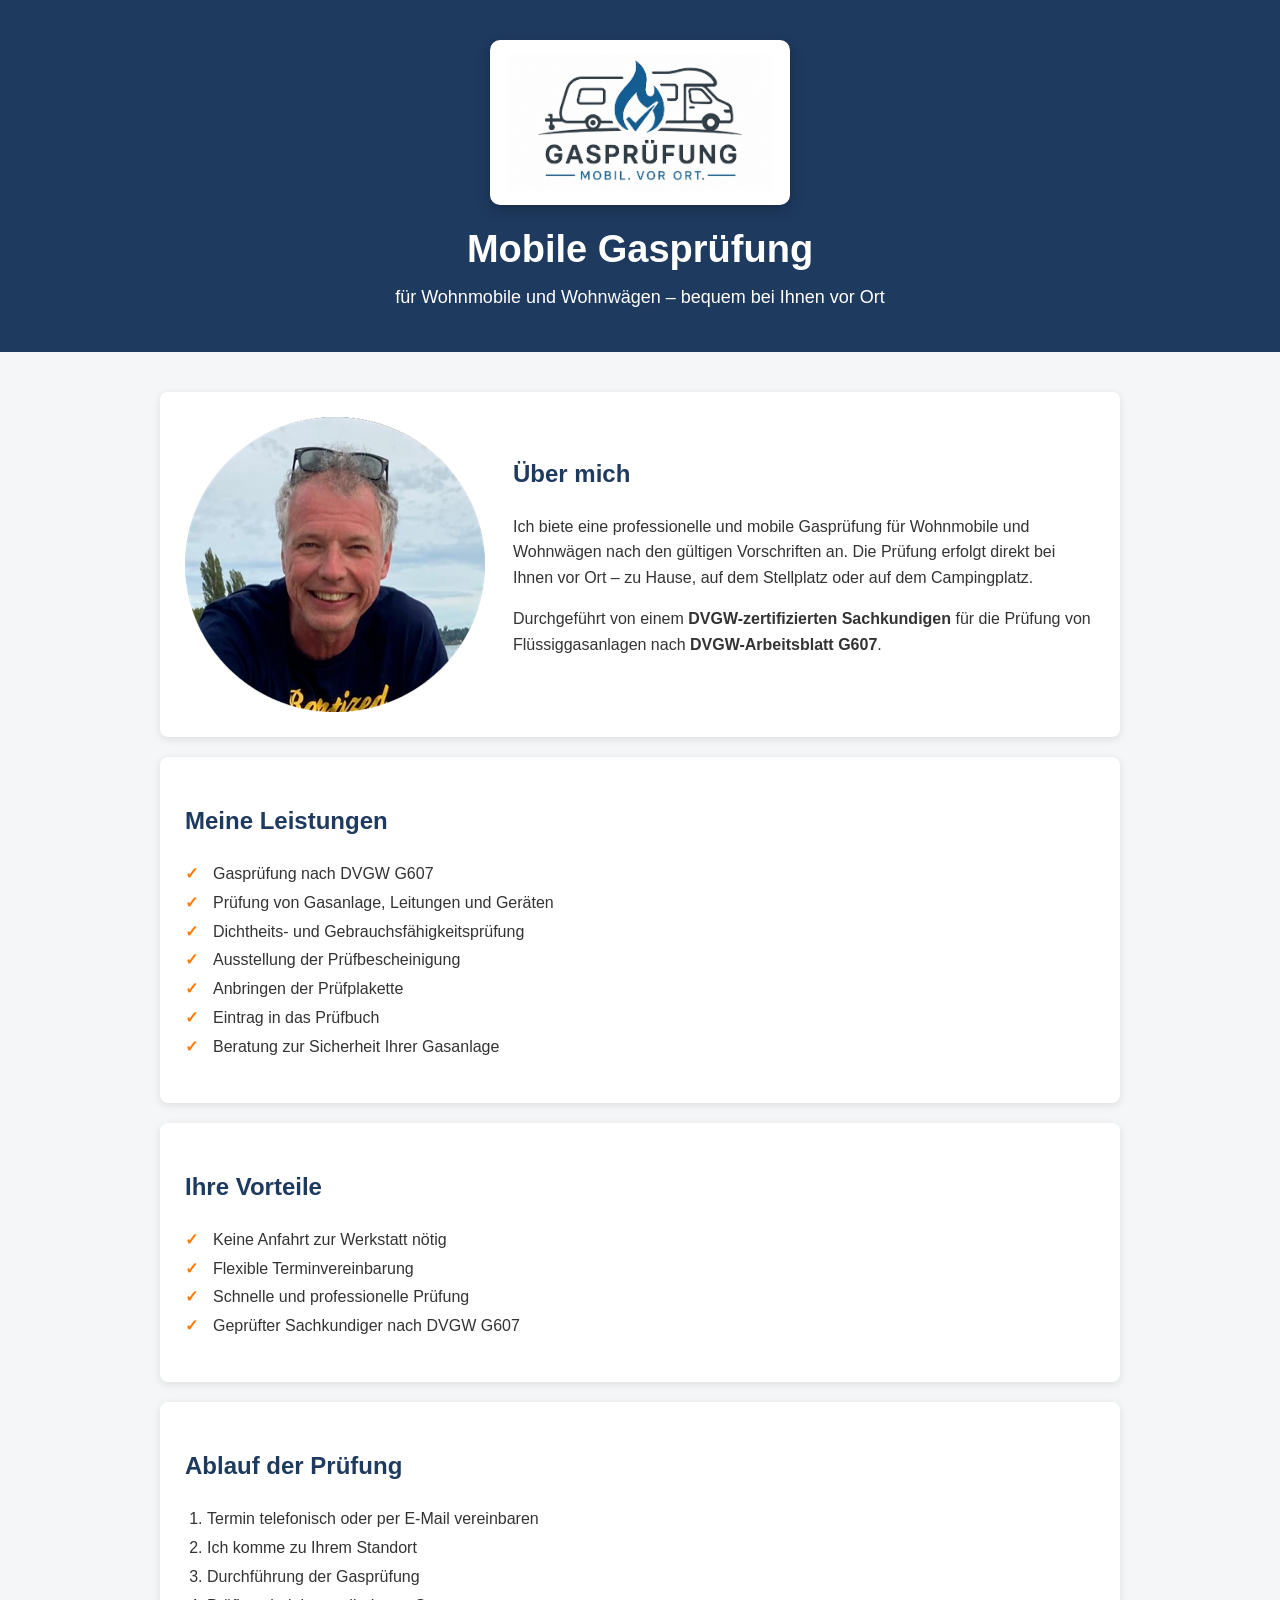
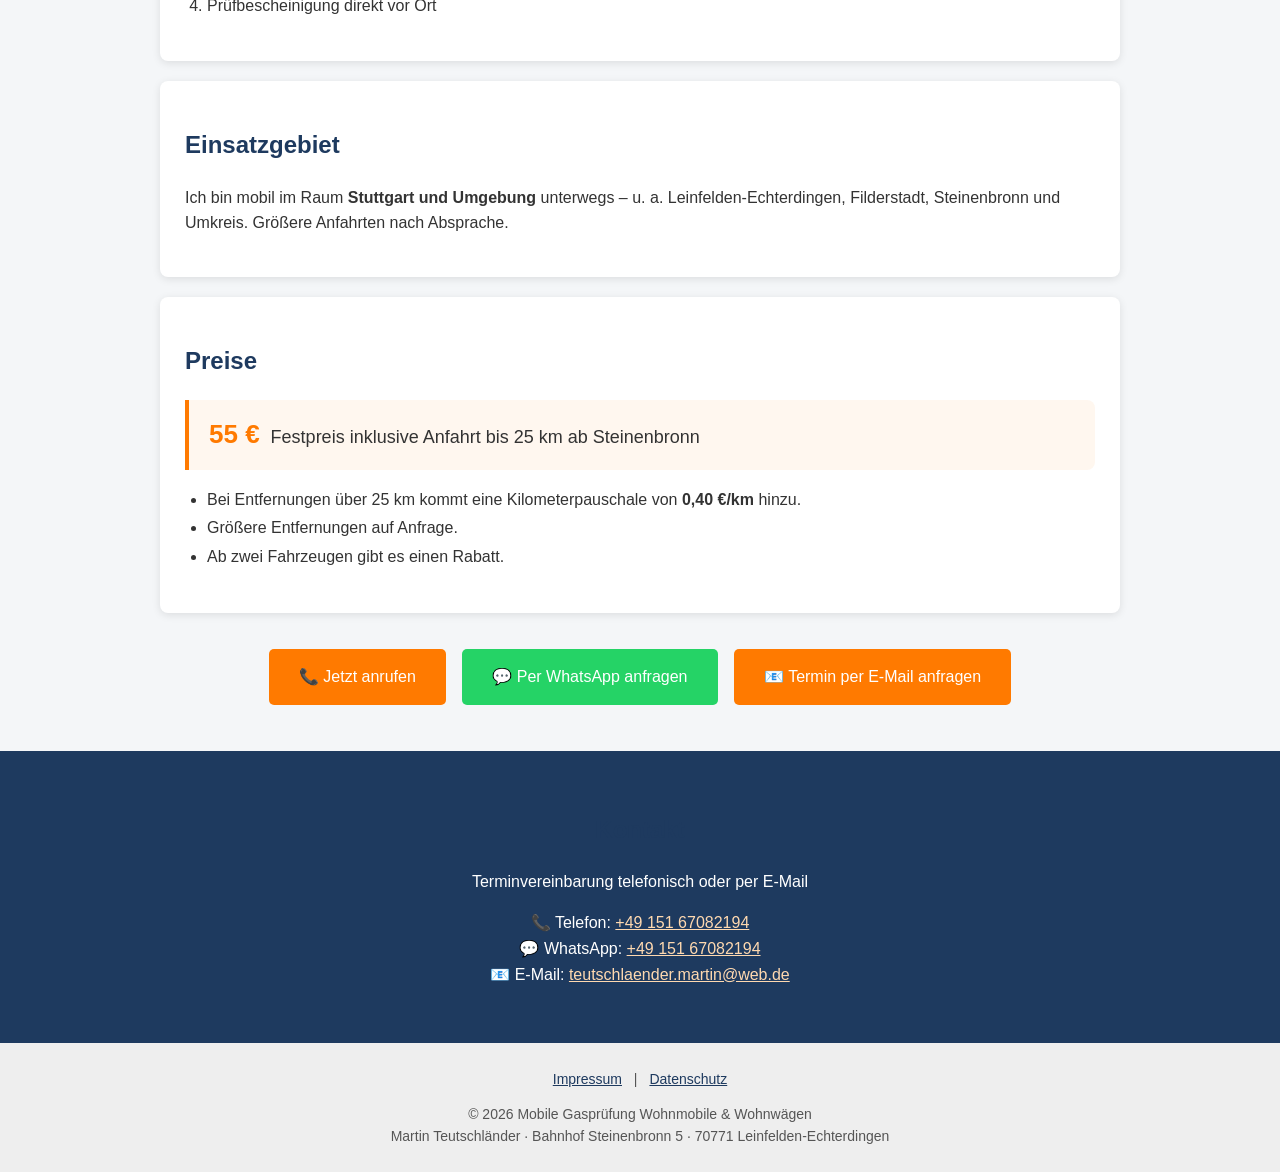
<file: index.html>
<!doctype html>
<html lang="de">
<head>
<meta charset="UTF-8">
<meta name="viewport" content="width=device-width, initial-scale=1.0">
<title>Mobile Gasprüfung für Wohnmobile und Wohnwägen | Region Stuttgart</title>
<meta name="description" content="Mobile Gasprüfung nach DVGW G607 für Wohnmobile und Wohnwägen – direkt bei Ihnen vor Ort im Raum Stuttgart / Leinfelden-Echterdingen. Termin telefonisch oder per E-Mail anfragen.">
<meta name="theme-color" content="#1e3a5f">

<!-- Favicon -->
<link rel="icon" href="favicon.svg" type="image/svg+xml">
<link rel="icon" href="favicon-32.png" sizes="32x32" type="image/png">
<link rel="icon" href="favicon-16.png" sizes="16x16" type="image/png">
<link rel="apple-touch-icon" href="apple-touch-icon.png">

<!-- Open Graph (Vorschau beim Teilen z. B. per WhatsApp/Facebook) -->
<meta property="og:type" content="website">
<meta property="og:title" content="Mobile Gasprüfung für Wohnmobile und Wohnwägen">
<meta property="og:description" content="Gasprüfung nach DVGW G607 direkt bei Ihnen vor Ort – Raum Stuttgart. Termin telefonisch oder per E-Mail anfragen.">
<meta property="og:image" content="logo.jpg">
<meta property="og:locale" content="de_DE">
<meta name="twitter:card" content="summary_large_image">

<link rel="stylesheet" href="style.css">

<!-- Strukturierte Daten: lokales Unternehmen (hilft Google bei der lokalen Anzeige) -->
<script type="application/ld+json">
{
  "@context": "https://schema.org",
  "@type": "LocalBusiness",
  "name": "Mobile Gasprüfung Wohnmobile & Wohnwägen",
  "description": "Mobile Gasprüfung nach DVGW G607 für Wohnmobile und Wohnwägen, direkt vor Ort im Raum Stuttgart.",
  "telephone": "+4915167082194",
  "email": "teutschlaender.martin@web.de",
  "image": "logo.jpg",
  "founder": "Martin Teutschländer",
  "address": {
    "@type": "PostalAddress",
    "streetAddress": "Bahnhof Steinenbronn 5",
    "postalCode": "70771",
    "addressLocality": "Leinfelden-Echterdingen",
    "addressCountry": "DE"
  },
  "areaServed": "Stuttgart und Umgebung",
  "knowsAbout": "Gasprüfung nach DVGW G607"
}
</script>
</head>

<body>

<header>
<img class="logo" src="logo.jpg" width="1630" height="849" alt="Mobile Gasprüfung für Wohnmobile und Wohnwägen">
<h1>Mobile Gasprüfung</h1>
<p>für Wohnmobile und Wohnwägen – bequem bei Ihnen vor Ort</p>
</header>

<section>

<div class="box about-box">
<img class="about-photo" src="martin-300.png" alt="Martin Teutschländer, DVGW-zertifizierter Sachkundiger für Gasprüfung" width="300" height="295" loading="lazy">
<div class="about-text">
<h2>Über mich</h2>
<p>
Ich biete eine professionelle und mobile Gasprüfung für Wohnmobile und Wohnwägen nach den gültigen Vorschriften an.
Die Prüfung erfolgt direkt bei Ihnen vor Ort – zu Hause, auf dem Stellplatz oder auf dem Campingplatz.
</p>
<p>
Durchgeführt von einem <strong>DVGW-zertifizierten Sachkundigen</strong> für die Prüfung von Flüssiggasanlagen
nach <strong>DVGW-Arbeitsblatt G607</strong>.
</p>
</div>
</div>

<div class="box">
<h2>Meine Leistungen</h2>
<ul class="checklist">
<li>Gasprüfung nach DVGW G607</li>
<li>Prüfung von Gasanlage, Leitungen und Geräten</li>
<li>Dichtheits- und Gebrauchsfähigkeitsprüfung</li>
<li>Ausstellung der Prüfbescheinigung</li>
<li>Anbringen der Prüfplakette</li>
<li>Eintrag in das Prüfbuch</li>
<li>Beratung zur Sicherheit Ihrer Gasanlage</li>
</ul>
</div>

<div class="box">
<h2>Ihre Vorteile</h2>
<ul class="checklist">
<li>Keine Anfahrt zur Werkstatt nötig</li>
<li>Flexible Terminvereinbarung</li>
<li>Schnelle und professionelle Prüfung</li>
<li>Geprüfter Sachkundiger nach DVGW G607</li>
</ul>
</div>

<div class="box">
<h2>Ablauf der Prüfung</h2>
<ol>
<li>Termin telefonisch oder per E-Mail vereinbaren</li>
<li>Ich komme zu Ihrem Standort</li>
<li>Durchführung der Gasprüfung</li>
<li>Prüfbescheinigung direkt vor Ort</li>
</ol>
</div>

<div class="box">
<h2>Einsatzgebiet</h2>
<p>
Ich bin mobil im Raum <strong>Stuttgart und Umgebung</strong> unterwegs –
u.&nbsp;a. Leinfelden-Echterdingen, Filderstadt, Steinenbronn und Umkreis.
Größere Anfahrten nach Absprache.
</p>
</div>

<div class="box">
<h2>Preise</h2>
<p class="price-highlight"><strong>55&nbsp;€</strong> Festpreis inklusive Anfahrt bis 25&nbsp;km ab Steinenbronn</p>
<ul>
<li>Bei Entfernungen über 25&nbsp;km kommt eine Kilometerpauschale von <strong>0,40&nbsp;€/km</strong> hinzu.</li>
<li>Größere Entfernungen auf Anfrage.</li>
<li>Ab zwei Fahrzeugen gibt es einen Rabatt.</li>
</ul>
</div>

<!-- Open Graph (Vorschau beim Teilen z. B. per WhatsApp/Facebook) 
<div class="box">
<h2>Kundenstimmen</h2>
<div class="testimonials">
<blockquote class="testimonial-placeholder">
<p>„Platzhalter für eine Kundenstimme – hier kann später ein echtes Zitat ergänzt werden.“</p>
<cite>– Name, Ort</cite>
</blockquote>
<blockquote class="testimonial-placeholder">
<p>„Platzhalter für eine weitere Kundenstimme.“</p>
<cite>– Name, Ort</cite>
</blockquote>
</div>
</div>
-->

<div class="cta-wrap">
<a class="btn" href="tel:+4915167082194">📞 Jetzt anrufen</a>
<a class="btn btn--whatsapp" href="https://wa.me/4915167082194?text=Hallo%2C%20ich%20interessiere%20mich%20f%C3%BCr%20eine%20Gaspr%C3%BCfung." target="_blank" rel="noopener">💬 Per WhatsApp anfragen</a>
<a class="btn" href="mailto:teutschlaender.martin@web.de?subject=Anfrage%20Gaspr%C3%BCfung">📧 Termin per E-Mail anfragen</a>
</div>

</section>

<div class="contact">
<h2>Kontakt</h2>
<p>Terminvereinbarung telefonisch oder per E-Mail</p>

<p>
📞 Telefon: <a href="tel:+4915167082194">+49 151 67082194</a><br>
💬 WhatsApp: <a href="https://wa.me/4915167082194?text=Hallo%2C%20ich%20interessiere%20mich%20f%C3%BCr%20eine%20Gaspr%C3%BCfung." target="_blank" rel="noopener">+49 151 67082194</a><br>
📧 E-Mail: <a href="mailto:teutschlaender.martin@web.de">teutschlaender.martin@web.de</a>
</p>
</div>

<footer>
<nav>
<a href="impressum.html">Impressum</a> |
<a href="datenschutz.html">Datenschutz</a>
</nav>
<div class="footer-address">
© 2026 Mobile Gasprüfung Wohnmobile &amp; Wohnwägen<br>
Martin Teutschländer · Bahnhof Steinenbronn 5 · 70771 Leinfelden-Echterdingen
</div>
</footer>

</body>
</html>
</file>
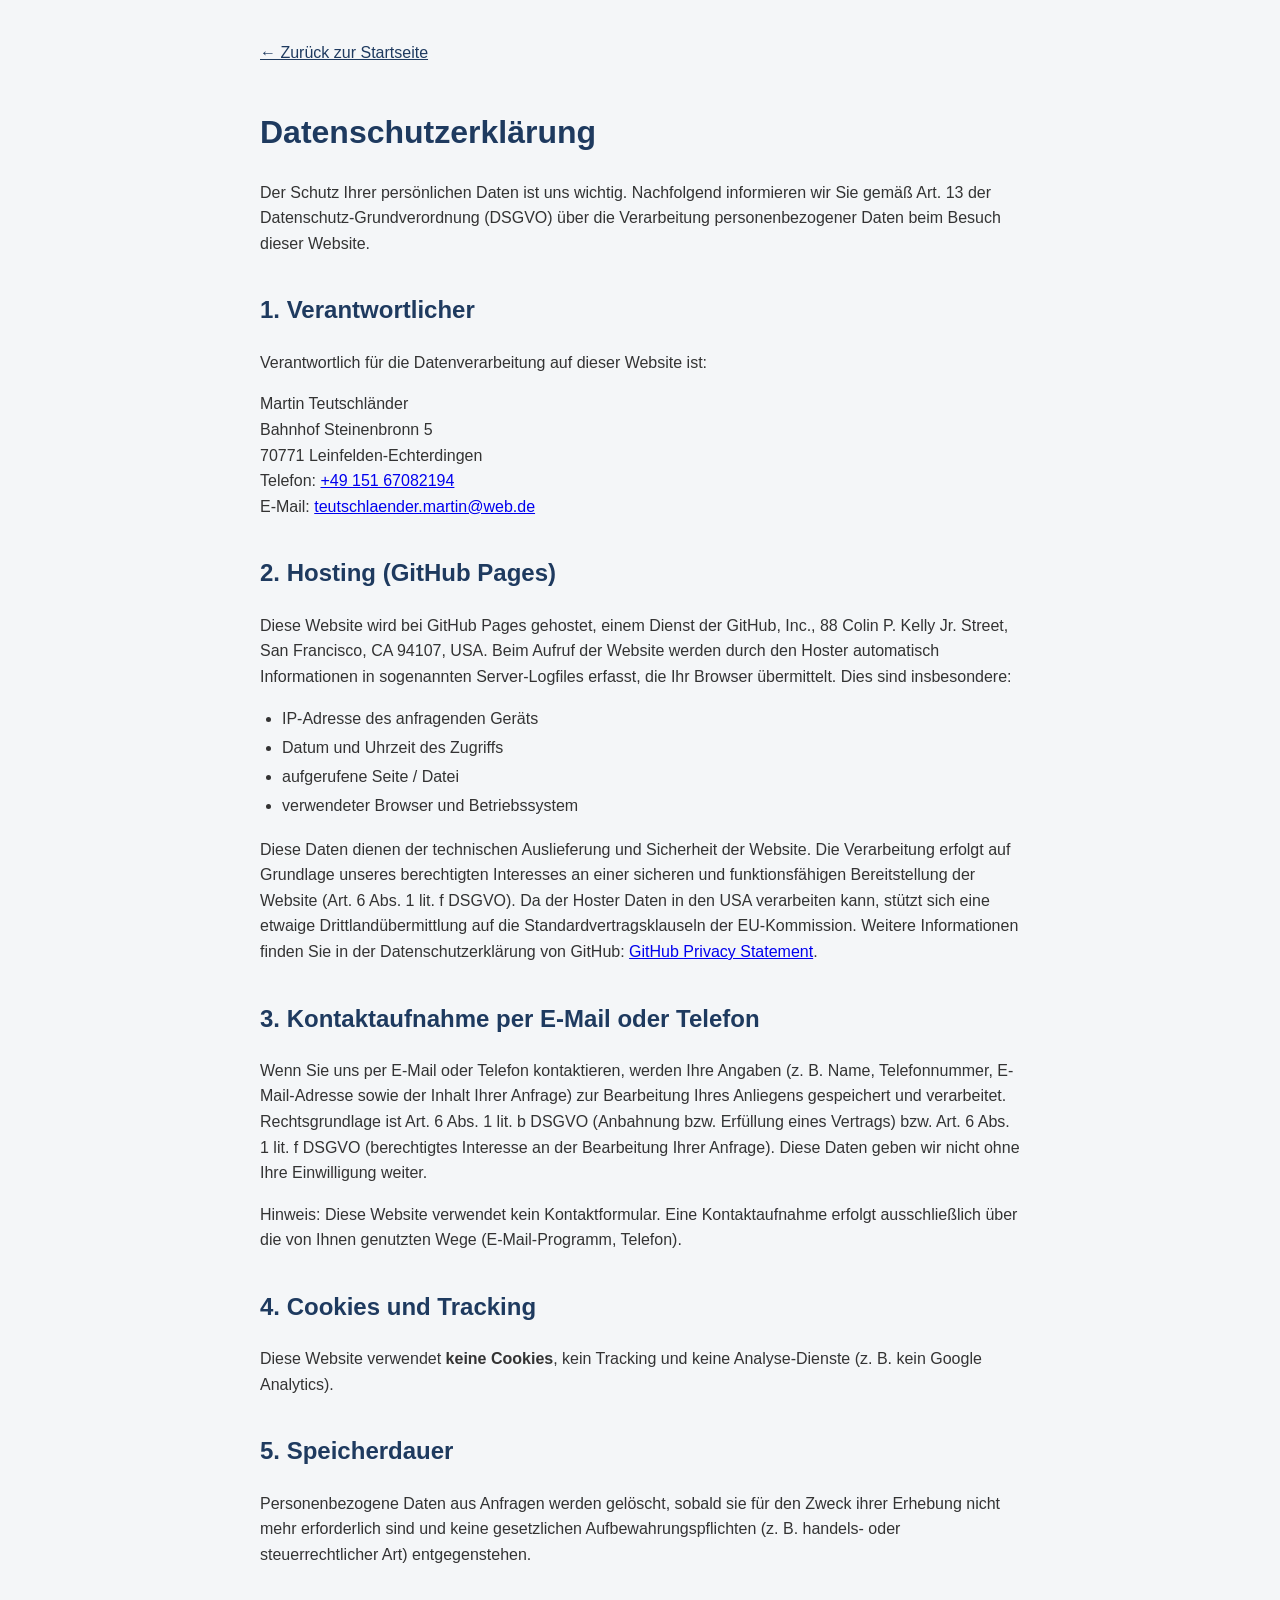
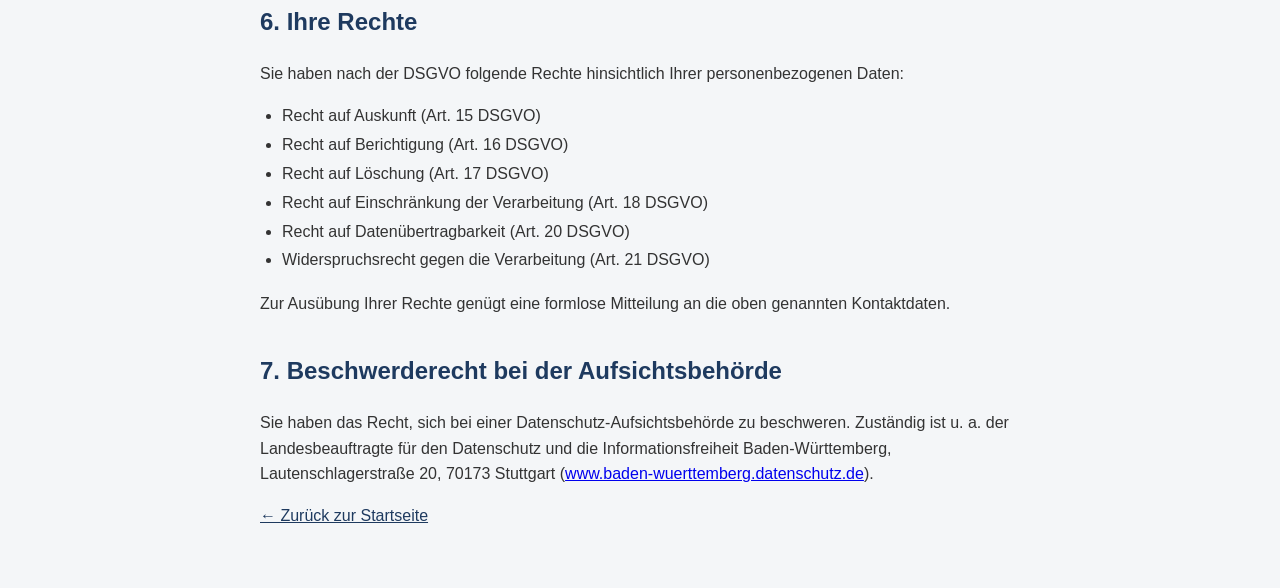
<file: datenschutz.html>
<!doctype html>
<html lang="de">
<head>
<meta charset="UTF-8">
<meta name="viewport" content="width=device-width, initial-scale=1.0">
<title>Datenschutzerklärung | Mobile Gasprüfung Wohnmobile & Wohnwägen</title>
<meta name="robots" content="noindex">
<link rel="stylesheet" href="style.css">
<link rel="icon" href="favicon.svg" type="image/svg+xml">
<link rel="icon" href="favicon-32.png" sizes="32x32" type="image/png">
<link rel="icon" href="favicon-16.png" sizes="16x16" type="image/png">
<link rel="apple-touch-icon" href="apple-touch-icon.png">
</head>

<body>

<div class="legal">

<a class="back-link" href="index.html">&larr; Zurück zur Startseite</a>

<h1>Datenschutzerklärung</h1>

<p>
Der Schutz Ihrer persönlichen Daten ist uns wichtig. Nachfolgend informieren wir Sie
gemäß Art. 13 der Datenschutz-Grundverordnung (DSGVO) über die Verarbeitung
personenbezogener Daten beim Besuch dieser Website.
</p>

<h2>1. Verantwortlicher</h2>
<p>
Verantwortlich für die Datenverarbeitung auf dieser Website ist:
</p>
<p>
Martin Teutschländer<br>
Bahnhof Steinenbronn 5<br>
70771 Leinfelden-Echterdingen<br>
Telefon: <a href="tel:+4915167082194">+49 151 67082194</a><br>
E-Mail: <a href="mailto:teutschlaender.martin@web.de">teutschlaender.martin@web.de</a>
</p>

<h2>2. Hosting (GitHub Pages)</h2>
<p>
Diese Website wird bei GitHub Pages gehostet, einem Dienst der GitHub, Inc.,
88 Colin P. Kelly Jr. Street, San Francisco, CA 94107, USA.
Beim Aufruf der Website werden durch den Hoster automatisch Informationen in sogenannten
Server-Logfiles erfasst, die Ihr Browser übermittelt. Dies sind insbesondere:
</p>
<ul>
<li>IP-Adresse des anfragenden Geräts</li>
<li>Datum und Uhrzeit des Zugriffs</li>
<li>aufgerufene Seite / Datei</li>
<li>verwendeter Browser und Betriebssystem</li>
</ul>
<p>
Diese Daten dienen der technischen Auslieferung und Sicherheit der Website. Die
Verarbeitung erfolgt auf Grundlage unseres berechtigten Interesses an einer sicheren
und funktionsfähigen Bereitstellung der Website (Art. 6 Abs. 1 lit. f DSGVO).
Da der Hoster Daten in den USA verarbeiten kann, stützt sich eine etwaige
Drittlandübermittlung auf die Standardvertragsklauseln der EU-Kommission.
Weitere Informationen finden Sie in der Datenschutzerklärung von GitHub:
<a href="https://docs.github.com/de/site-policy/privacy-policies/github-general-privacy-statement" target="_blank" rel="noopener">GitHub Privacy Statement</a>.
</p>

<h2>3. Kontaktaufnahme per E-Mail oder Telefon</h2>
<p>
Wenn Sie uns per E-Mail oder Telefon kontaktieren, werden Ihre Angaben (z. B. Name,
Telefonnummer, E-Mail-Adresse sowie der Inhalt Ihrer Anfrage) zur Bearbeitung Ihres
Anliegens gespeichert und verarbeitet. Rechtsgrundlage ist Art. 6 Abs. 1 lit. b DSGVO
(Anbahnung bzw. Erfüllung eines Vertrags) bzw. Art. 6 Abs. 1 lit. f DSGVO
(berechtigtes Interesse an der Bearbeitung Ihrer Anfrage).
Diese Daten geben wir nicht ohne Ihre Einwilligung weiter.
</p>
<p>
Hinweis: Diese Website verwendet kein Kontaktformular. Eine Kontaktaufnahme erfolgt
ausschließlich über die von Ihnen genutzten Wege (E-Mail-Programm, Telefon).
</p>

<h2>4. Cookies und Tracking</h2>
<p>
Diese Website verwendet <strong>keine Cookies</strong>, kein Tracking und keine
Analyse-Dienste (z. B. kein Google Analytics).
</p>

<h2>5. Speicherdauer</h2>
<p>
Personenbezogene Daten aus Anfragen werden gelöscht, sobald sie für den Zweck ihrer
Erhebung nicht mehr erforderlich sind und keine gesetzlichen Aufbewahrungspflichten
(z. B. handels- oder steuerrechtlicher Art) entgegenstehen.
</p>

<h2>6. Ihre Rechte</h2>
<p>
Sie haben nach der DSGVO folgende Rechte hinsichtlich Ihrer personenbezogenen Daten:
</p>
<ul>
<li>Recht auf Auskunft (Art. 15 DSGVO)</li>
<li>Recht auf Berichtigung (Art. 16 DSGVO)</li>
<li>Recht auf Löschung (Art. 17 DSGVO)</li>
<li>Recht auf Einschränkung der Verarbeitung (Art. 18 DSGVO)</li>
<li>Recht auf Datenübertragbarkeit (Art. 20 DSGVO)</li>
<li>Widerspruchsrecht gegen die Verarbeitung (Art. 21 DSGVO)</li>
</ul>
<p>
Zur Ausübung Ihrer Rechte genügt eine formlose Mitteilung an die oben genannten
Kontaktdaten.
</p>

<h2>7. Beschwerderecht bei der Aufsichtsbehörde</h2>
<p>
Sie haben das Recht, sich bei einer Datenschutz-Aufsichtsbehörde zu beschweren.
Zuständig ist u. a. der Landesbeauftragte für den Datenschutz und die Informationsfreiheit
Baden-Württemberg, Lautenschlagerstraße 20, 70173 Stuttgart
(<a href="https://www.baden-wuerttemberg.datenschutz.de/" target="_blank" rel="noopener">www.baden-wuerttemberg.datenschutz.de</a>).
</p>

<a class="back-link" href="index.html">&larr; Zurück zur Startseite</a>

</div>

</body>
</html>
</file>
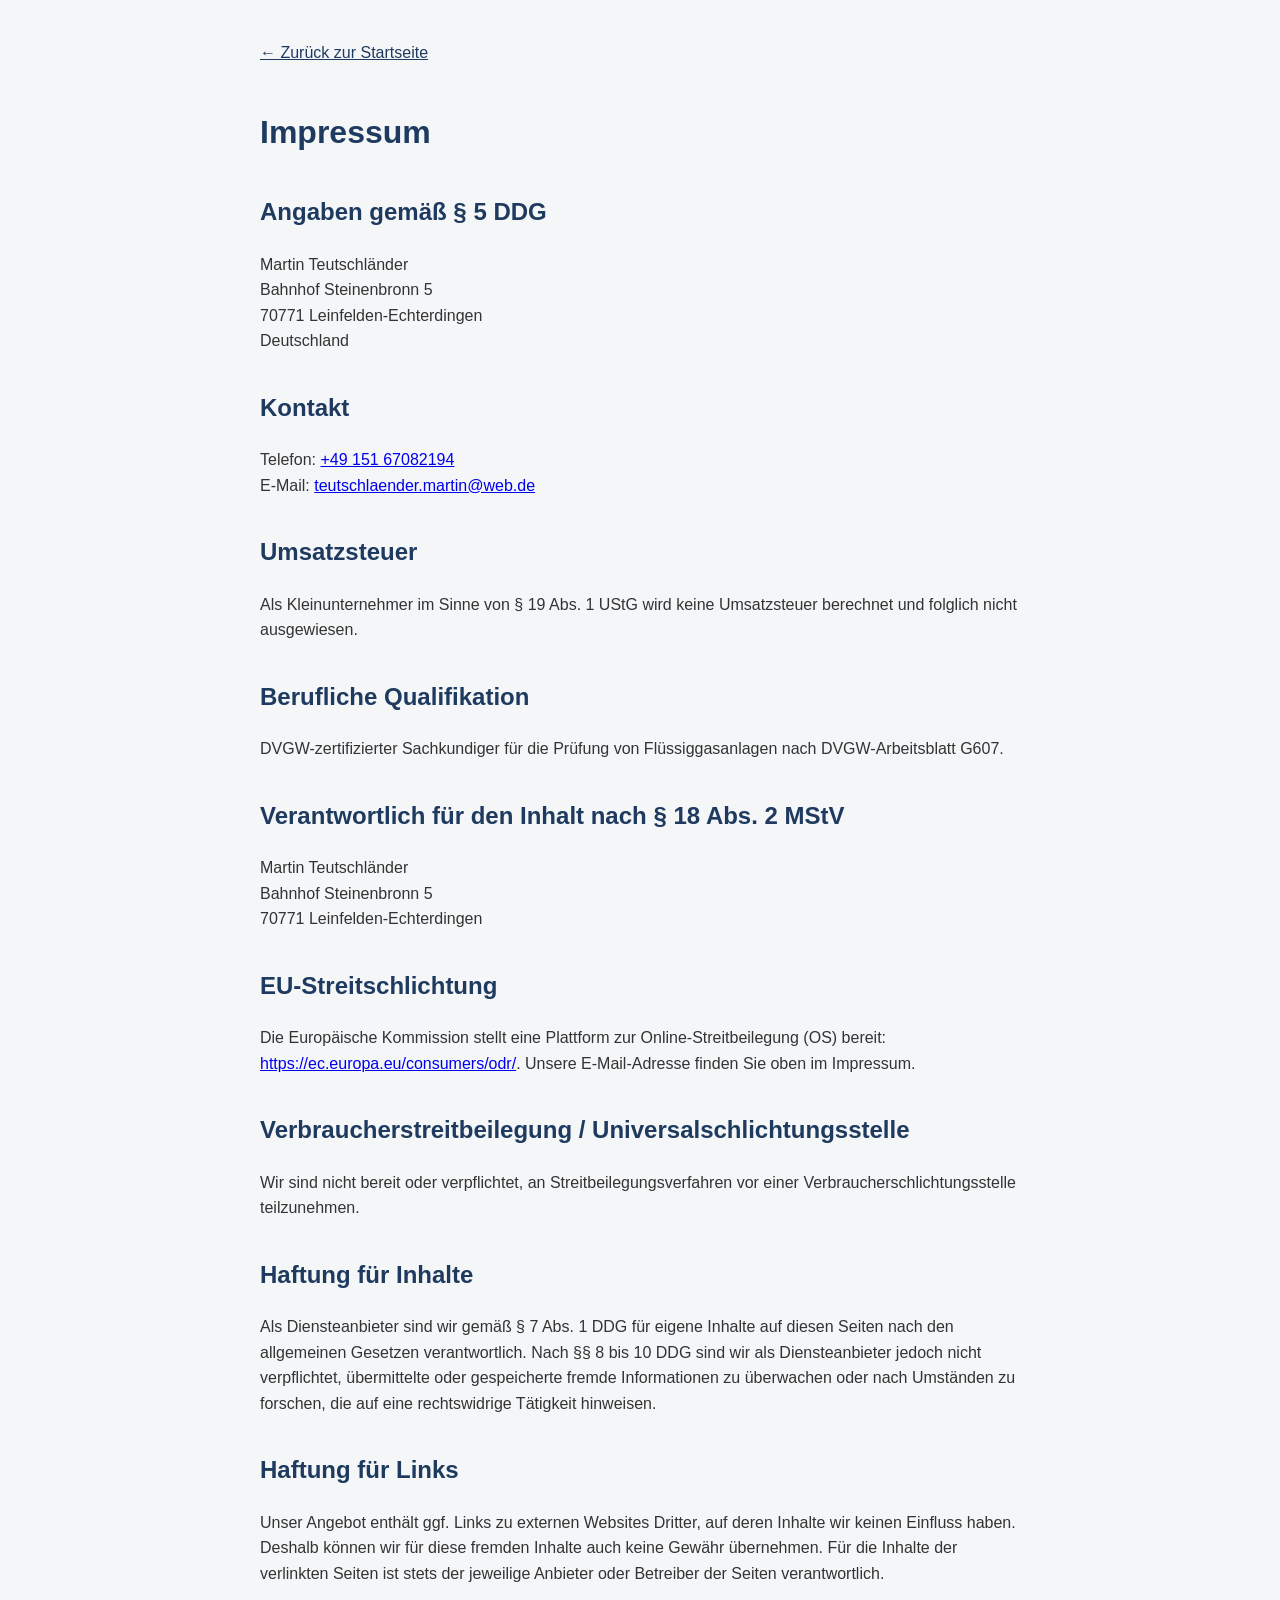
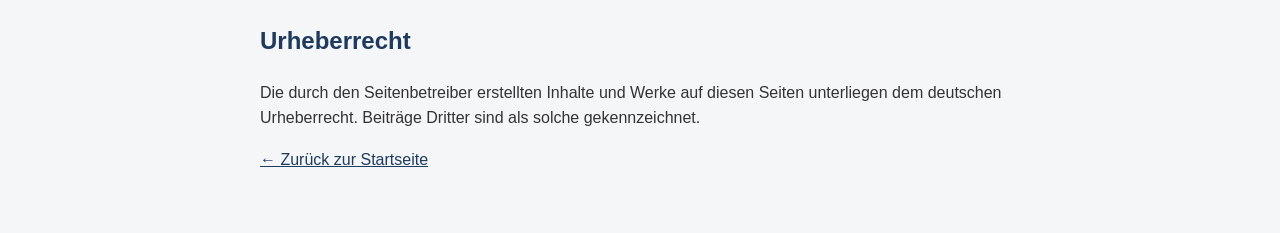
<file: impressum.html>
<!doctype html>
<html lang="de">
<head>
<meta charset="UTF-8">
<meta name="viewport" content="width=device-width, initial-scale=1.0">
<title>Impressum | Mobile Gasprüfung Wohnmobile & Wohnwägen</title>
<meta name="robots" content="noindex">
<link rel="stylesheet" href="style.css">
<link rel="icon" href="favicon.svg" type="image/svg+xml">
<link rel="icon" href="favicon-32.png" sizes="32x32" type="image/png">
<link rel="icon" href="favicon-16.png" sizes="16x16" type="image/png">
<link rel="apple-touch-icon" href="apple-touch-icon.png">
</head>

<body>

<div class="legal">

<a class="back-link" href="index.html">&larr; Zurück zur Startseite</a>

<h1>Impressum</h1>

<h2>Angaben gemäß § 5 DDG</h2>
<p>
Martin Teutschländer<br>
Bahnhof Steinenbronn 5<br>
70771 Leinfelden-Echterdingen<br>
Deutschland
</p>

<h2>Kontakt</h2>
<p>
Telefon: <a href="tel:+4915167082194">+49 151 67082194</a><br>
E-Mail: <a href="mailto:teutschlaender.martin@web.de">teutschlaender.martin@web.de</a>
</p>

<h2>Umsatzsteuer</h2>
<p>
Als Kleinunternehmer im Sinne von § 19 Abs. 1 UStG wird keine Umsatzsteuer
berechnet und folglich nicht ausgewiesen.
</p>

<h2>Berufliche Qualifikation</h2>
<p>
DVGW-zertifizierter Sachkundiger für die Prüfung von Flüssiggasanlagen
nach DVGW-Arbeitsblatt G607.
</p>
<!--
  BITTE PRÜFEN/ERGÄNZEN: Wenn vorhanden, hier die Zertifikatsnummer bzw. den
  Aussteller der Zulassung ergänzen, z. B.:
  "Sachkundigen-Nr.: <Nummer>, ausgestellt durch <Stelle>".
-->

<h2>Verantwortlich für den Inhalt nach § 18 Abs. 2 MStV</h2>
<p>
Martin Teutschländer<br>
Bahnhof Steinenbronn 5<br>
70771 Leinfelden-Echterdingen
</p>

<h2>EU-Streitschlichtung</h2>
<p>
Die Europäische Kommission stellt eine Plattform zur Online-Streitbeilegung (OS) bereit:
<a href="https://ec.europa.eu/consumers/odr/" target="_blank" rel="noopener">https://ec.europa.eu/consumers/odr/</a>.
Unsere E-Mail-Adresse finden Sie oben im Impressum.
</p>

<h2>Verbraucherstreitbeilegung / Universalschlichtungsstelle</h2>
<p>
Wir sind nicht bereit oder verpflichtet, an Streitbeilegungsverfahren vor einer
Verbraucherschlichtungsstelle teilzunehmen.
</p>

<h2>Haftung für Inhalte</h2>
<p>
Als Diensteanbieter sind wir gemäß § 7 Abs. 1 DDG für eigene Inhalte auf diesen
Seiten nach den allgemeinen Gesetzen verantwortlich. Nach §§ 8 bis 10 DDG sind wir
als Diensteanbieter jedoch nicht verpflichtet, übermittelte oder gespeicherte fremde
Informationen zu überwachen oder nach Umständen zu forschen, die auf eine rechtswidrige
Tätigkeit hinweisen.
</p>

<h2>Haftung für Links</h2>
<p>
Unser Angebot enthält ggf. Links zu externen Websites Dritter, auf deren Inhalte wir
keinen Einfluss haben. Deshalb können wir für diese fremden Inhalte auch keine Gewähr
übernehmen. Für die Inhalte der verlinkten Seiten ist stets der jeweilige Anbieter oder
Betreiber der Seiten verantwortlich.
</p>

<h2>Urheberrecht</h2>
<p>
Die durch den Seitenbetreiber erstellten Inhalte und Werke auf diesen Seiten unterliegen
dem deutschen Urheberrecht. Beiträge Dritter sind als solche gekennzeichnet.
</p>

<a class="back-link" href="index.html">&larr; Zurück zur Startseite</a>

</div>

</body>
</html>
</file>
<file: style.css>
/* Shared styles for all pages */

* {
  box-sizing: border-box;
}

body {
  font-family: Arial, Helvetica, sans-serif;
  margin: 0;
  background: #f4f6f8;
  color: #333;
  line-height: 1.6;
}

header {
  background: #1e3a5f;
  color: white;
  padding: 40px 20px;
  text-align: center;
}

header img.logo {
  display: block;
  margin: 0 auto 22px;
  max-width: 300px;
  width: 100%;
  height: auto;
  background: #ffffff;
  padding: 14px 18px;
  border-radius: 10px;
  box-shadow: 0 4px 14px rgba(0, 0, 0, 0.25);
}

header h1 {
  margin: 0 0 10px;
  font-size: 38px;
  line-height: 1.2;
}

header p {
  font-size: 18px;
  margin: 0;
}

section {
  max-width: 1000px;
  margin: auto;
  padding: 40px 20px;
}

h2 {
  color: #1e3a5f;
}

.box {
  background: white;
  padding: 25px;
  margin-top: 20px;
  border-radius: 8px;
  box-shadow: 0 2px 8px rgba(0, 0, 0, 0.1);
}

.box:first-child {
  margin-top: 0;
}

ul,
ol {
  line-height: 1.8;
  padding-left: 22px;
}

/* About box with photo */
.about-box {
  display: flex;
  align-items: center;
  gap: 28px;
  flex-wrap: wrap;
}

.about-box .about-text {
  flex: 1;
  min-width: 220px;
}

.about-box h2 {
  margin-top: 0;
}

.photo-placeholder {
  flex-shrink: 0;
  width: 140px;
  height: 140px;
  border-radius: 50%;
  border: 2px dashed #c9c9c9;
  background: #fafafa;
  display: flex;
  flex-direction: column;
  align-items: center;
  justify-content: center;
  gap: 4px;
  color: #999;
  font-size: 13px;
  text-align: center;
}

.photo-placeholder__icon {
  font-size: 32px;
}

/* Checklist with checkmark icons */
ul.checklist {
  list-style: none;
  padding-left: 0;
}

ul.checklist li {
  position: relative;
  padding-left: 28px;
}

ul.checklist li::before {
  content: "✓";
  position: absolute;
  left: 0;
  color: #ff7a00;
  font-weight: bold;
}

/* Testimonials */
.testimonials {
  display: grid;
  grid-template-columns: repeat(auto-fit, minmax(220px, 1fr));
  gap: 16px;
}

.testimonial-placeholder {
  margin: 0;
  padding: 16px 18px;
  border: 2px dashed #ddd;
  border-radius: 8px;
  background: #fafafa;
  color: #888;
  font-style: italic;
}

.testimonial-placeholder p {
  margin: 0;
}

.testimonial-placeholder cite {
  display: block;
  margin-top: 10px;
  font-style: normal;
  font-weight: bold;
  color: #666;
}

/* Call-to-action buttons */
.cta-wrap {
  text-align: center;
  margin-top: 30px;
}

.btn {
  display: inline-block;
  background: #ff7a00;
  border: none;
  padding: 15px 30px;
  font-size: 16px;
  color: white;
  border-radius: 5px;
  cursor: pointer;
  text-decoration: none;
  margin: 6px;
}

.btn:hover {
  background: #e86e00;
}

.btn--ghost {
  background: transparent;
  border: 2px solid white;
}

.btn--ghost:hover {
  background: rgba(255, 255, 255, 0.15);
}

.btn--whatsapp {
  background: #25d366;
}

.btn--whatsapp:hover {
  background: #1ebe57;
}

/* Contact block */
.contact {
  background: #1e3a5f;
  color: white;
  text-align: center;
  padding: 40px 20px;
}

.contact a {
  color: #ffd9b0;
}

.contact .btn {
  color: white;
}

/* Highlight / note box for placeholders & important info */
.note {
  border-left: 4px solid #ff7a00;
  background: #fff7ef;
  padding: 15px 20px;
  margin-top: 20px;
  border-radius: 0 8px 8px 0;
}

/* Price highlight */
.price-highlight {
  background: #fff7ef;
  border-left: 4px solid #ff7a00;
  padding: 14px 20px;
  border-radius: 0 8px 8px 0;
  font-size: 18px;
  margin: 0 0 16px;
}

.price-highlight strong {
  color: #ff7a00;
  font-size: 26px;
  margin-right: 6px;
}

/* Footer */
footer {
  text-align: center;
  padding: 25px 20px;
  font-size: 14px;
  background: #eee;
  color: #555;
}

footer a {
  color: #1e3a5f;
  margin: 0 8px;
}

footer .footer-address {
  margin-top: 12px;
  line-height: 1.6;
}

/* Legal pages (Impressum / Datenschutz) */
.legal {
  max-width: 800px;
  margin: auto;
  padding: 40px 20px;
}

.legal h1 {
  color: #1e3a5f;
}

.legal h2 {
  margin-top: 35px;
}

.back-link {
  display: inline-block;
  margin-bottom: 20px;
  color: #1e3a5f;
}

/* Mobile adjustments */
@media (max-width: 600px) {
  header {
    padding: 30px 16px;
  }

  header h1 {
    font-size: 28px;
  }

  header p {
    font-size: 16px;
  }

  section,
  .legal {
    padding: 25px 16px;
  }

  .box {
    padding: 20px;
  }

  .about-box {
    flex-direction: column;
    text-align: center;
  }

  .btn {
    display: block;
    margin: 10px 0;
  }
}
</file>
